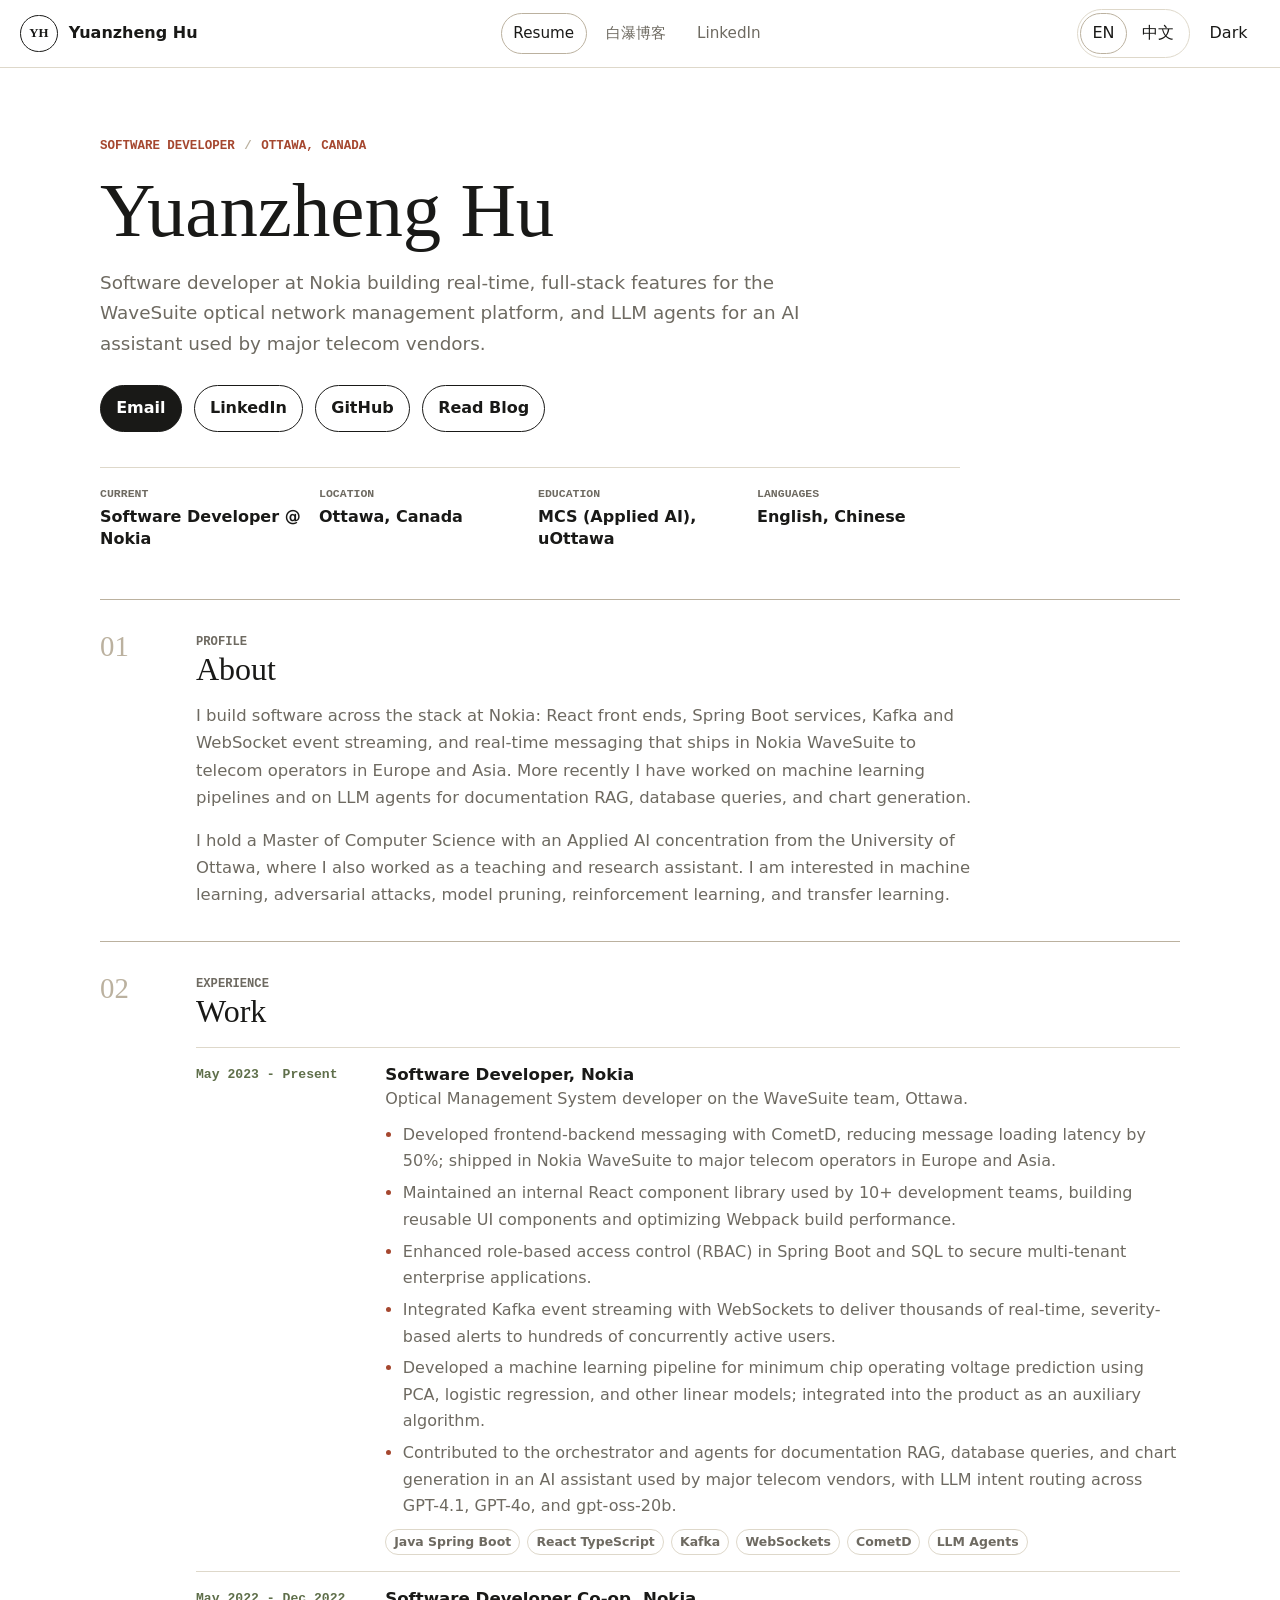
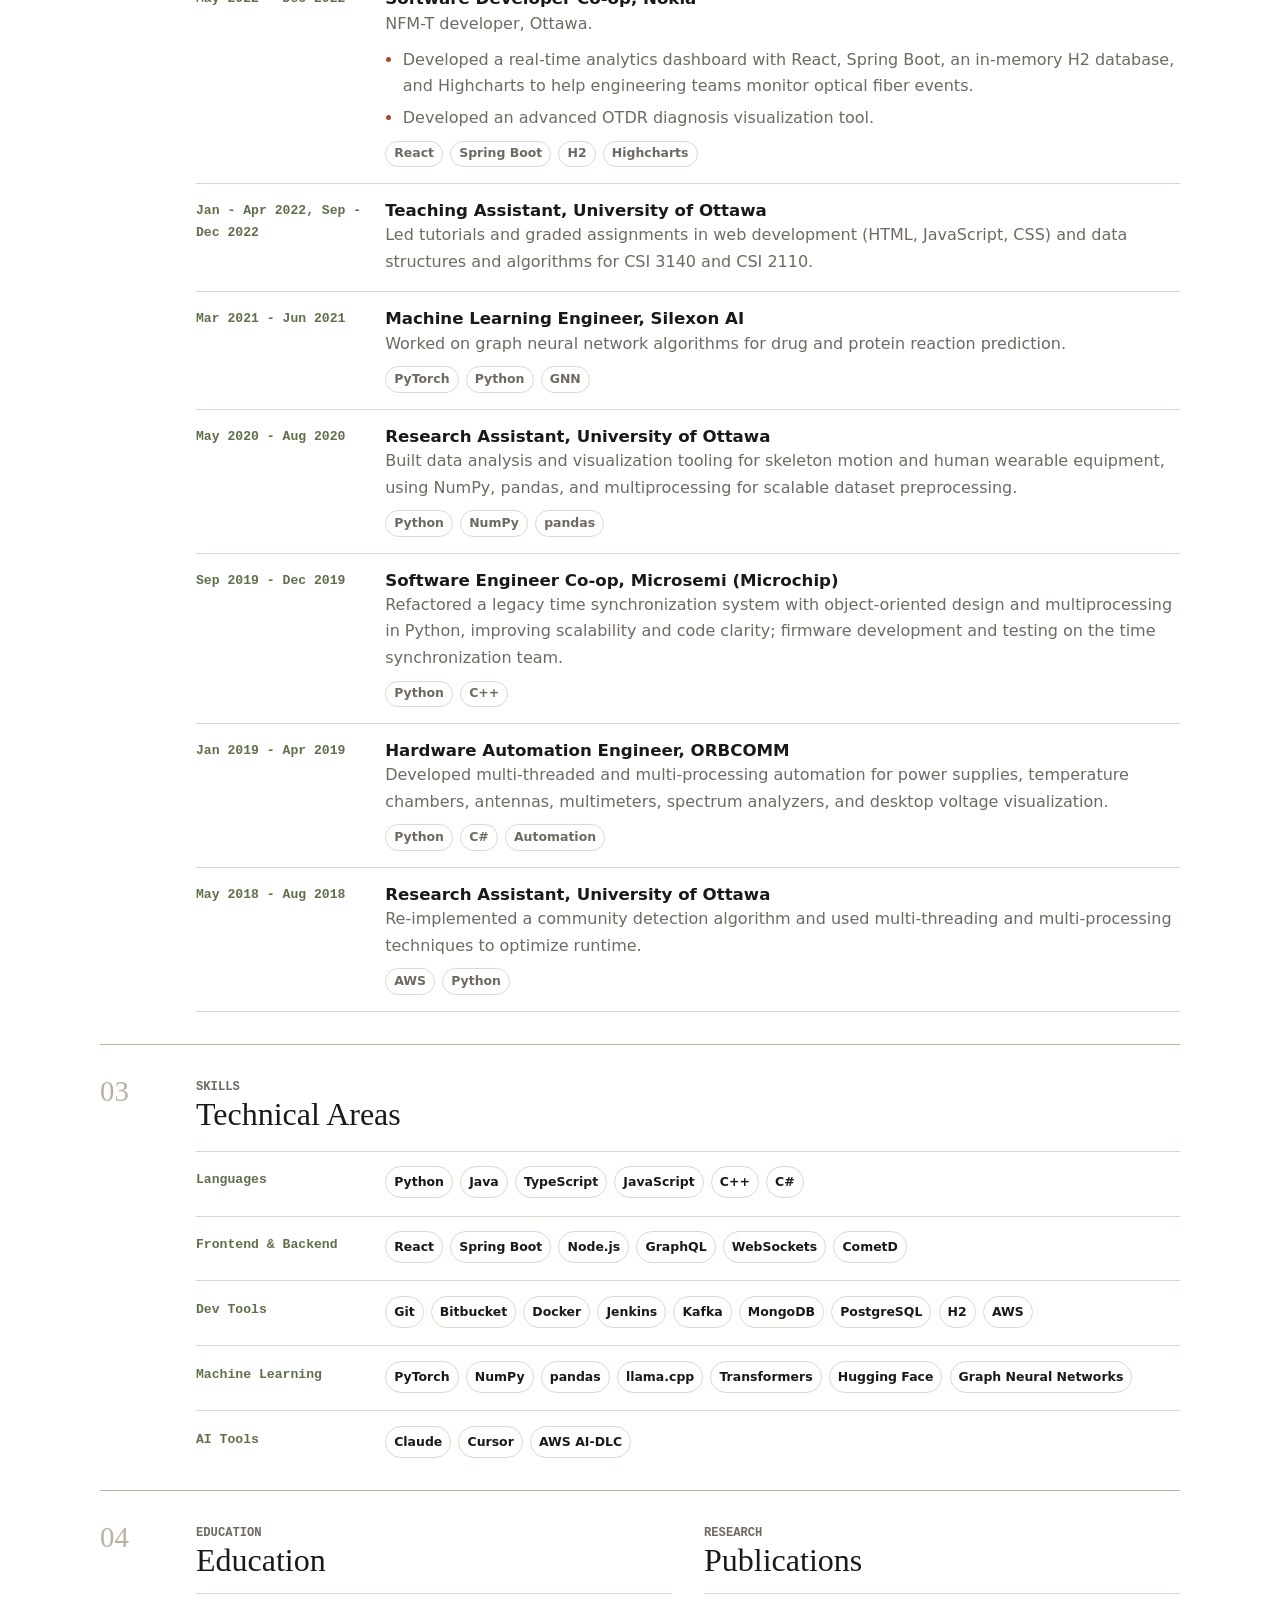
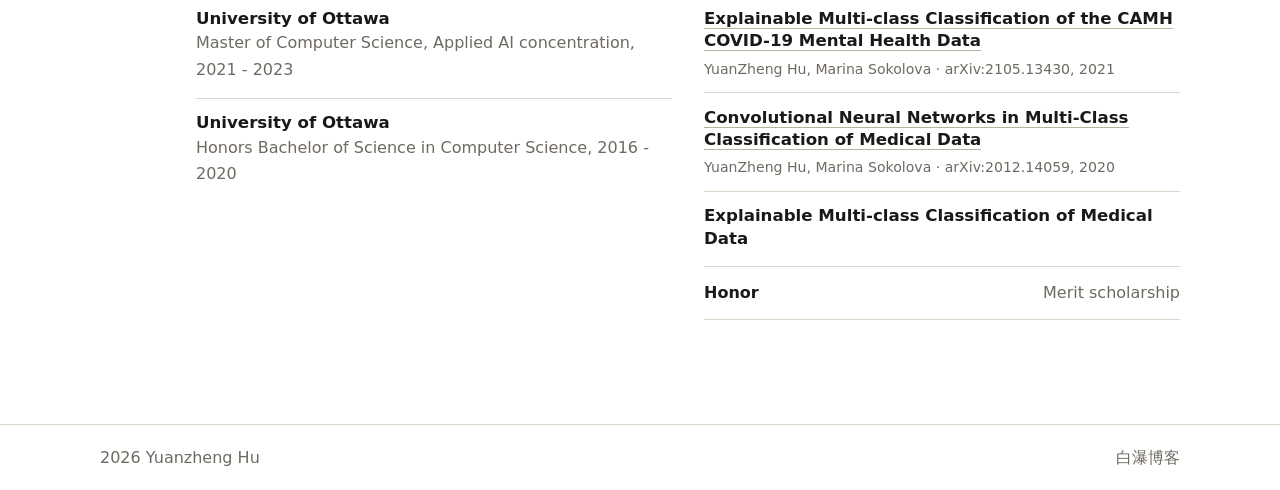
<file: index.html>
<!doctype html>
<html lang="en">
  <head>
    <meta charset="utf-8">
    <meta name="viewport" content="width=device-width, initial-scale=1">
    <title>Yuanzheng Hu | Software Developer</title>
    <meta name="description" content="Yuanzheng Hu - Software Developer at Nokia in Ottawa. Full-stack engineering with React, Spring Boot and Kafka, LLM agents, and machine learning. MCS (Applied AI), University of Ottawa.">
    <meta name="robots" content="index, follow">
    <link rel="canonical" href="https://whtitefall.github.io/yuanzhenghu/">
    <meta property="og:title" content="Yuanzheng Hu">
    <meta property="og:description" content="Software Developer at Nokia building real-time full-stack features for Nokia WaveSuite and LLM agents for an AI assistant.">
    <meta property="og:type" content="website">
    <meta property="og:url" content="https://whtitefall.github.io/yuanzhenghu/">
    <meta name="twitter:card" content="summary">
    <link rel="icon" href="assets/img/favicon.svg" type="image/svg+xml">
    <link rel="stylesheet" href="assets/css/styles.css">
    <script type="application/ld+json">
      {
        "@context": "https://schema.org",
        "@type": "Person",
        "name": "Yuanzheng Hu",
        "alternateName": "白瀑",
        "url": "https://whtitefall.github.io/yuanzhenghu/",
        "sameAs": [
          "https://www.linkedin.com/in/yuanzheng-hu/",
          "https://github.com/whtitefall"
        ],
        "jobTitle": "Software Developer",
        "worksFor": {
          "@type": "Organization",
          "name": "Nokia"
        },
        "alumniOf": {
          "@type": "CollegeOrUniversity",
          "name": "University of Ottawa"
        },
        "knowsAbout": [
          "Java Spring Boot",
          "React",
          "TypeScript",
          "Kafka",
          "Python",
          "Machine Learning",
          "LLM Agents",
          "Retrieval-Augmented Generation"
        ],
        "address": {
          "@type": "PostalAddress",
          "addressLocality": "Ottawa",
          "addressRegion": "ON",
          "addressCountry": "CA"
        }
      }
    </script>
  </head>
  <body data-page="resume">
    <a class="skip-link" href="#resume" data-i18n="skip.resume">Skip to resume</a>

    <header class="site-header">
      <a class="brand" href="index.html" aria-label="Yuanzheng Hu home">
        <span class="brand-mark">YH</span>
        <span class="brand-text">Yuanzheng Hu</span>
      </a>
      <nav class="site-nav" aria-label="Primary navigation">
        <a class="is-active" href="index.html" data-i18n="nav.resume">Resume</a>
        <a href="blog.html" data-i18n="nav.blog">白瀑博客</a>
        <a href="https://www.linkedin.com/in/yuanzheng-hu/" rel="noreferrer">LinkedIn</a>
      </nav>
      <div class="site-controls" aria-label="Site settings">
        <div class="language-switch" id="language-switch" aria-label="Language">
          <button type="button" data-lang-option="en" aria-pressed="true">EN</button>
          <button type="button" data-lang-option="zh" aria-pressed="false">中文</button>
        </div>
        <button class="theme-toggle" id="theme-toggle" type="button" aria-label="Toggle color theme">Dark</button>
      </div>
    </header>

    <main id="resume" class="resume-page">
      <section class="resume-hero" aria-labelledby="resume-title">
        <p class="hero-label"><span data-i18n="resume.role">Software Developer</span><span data-i18n="resume.location">Ottawa, Canada</span></p>
        <h1 id="resume-title">Yuanzheng Hu</h1>
        <p class="hero-headline" data-i18n="resume.headline"></p>
        <div class="resume-actions">
          <a class="button button-primary" href="mailto:yuanzheng.hu.brad@gmail.com" data-i18n="action.email">Email</a>
          <a class="button button-secondary" href="https://www.linkedin.com/in/yuanzheng-hu/" rel="noreferrer" data-i18n="action.linkedin">LinkedIn</a>
          <a class="button button-secondary" href="https://github.com/whtitefall" rel="noreferrer" data-i18n="action.github">GitHub</a>
          <a class="button button-secondary" href="blog.html" data-i18n="action.blog">Read Blog</a>
        </div>
        <dl class="hero-facts">
          <div><dt data-i18n="fact.current"></dt><dd data-i18n="fact.currentValue"></dd></div>
          <div><dt data-i18n="fact.location"></dt><dd data-i18n="fact.locationValue"></dd></div>
          <div><dt data-i18n="fact.education"></dt><dd data-i18n="fact.educationValue"></dd></div>
          <div><dt data-i18n="fact.languages"></dt><dd data-i18n="fact.languagesValue"></dd></div>
        </dl>
      </section>

      <section class="resume-section intro-section" aria-labelledby="profile-title">
        <div class="section-index">01</div>
        <div class="section-body">
          <p class="section-kicker" data-i18n="profile.kicker">Profile</p>
          <h2 id="profile-title" data-i18n="profile.title">About</h2>
          <p class="profile-text" data-i18n="profile.body"></p>
          <p class="profile-text" data-i18n="profile.body2"></p>
        </div>
      </section>

      <section class="resume-section" aria-labelledby="experience-title">
        <div class="section-index">02</div>
        <div class="section-body">
          <div class="section-head">
            <div>
              <p class="section-kicker" data-i18n="experience.kicker">Experience</p>
              <h2 id="experience-title" data-i18n="experience.title">Work</h2>
            </div>
          </div>
          <div class="timeline">
            <article class="timeline-item">
              <time data-i18n="job.nokiaCurrent.date"></time>
              <div>
                <h3 data-i18n="job.nokiaCurrent.title"></h3>
                <p data-i18n="job.nokiaCurrent.body"></p>
                <ul class="job-bullets">
                  <li data-i18n="job.nokiaCurrent.b1"></li>
                  <li data-i18n="job.nokiaCurrent.b2"></li>
                  <li data-i18n="job.nokiaCurrent.b3"></li>
                  <li data-i18n="job.nokiaCurrent.b4"></li>
                  <li data-i18n="job.nokiaCurrent.b5"></li>
                  <li data-i18n="job.nokiaCurrent.b6"></li>
                </ul>
                <div class="mini-tags"><span>Java Spring Boot</span><span>React TypeScript</span><span>Kafka</span><span>WebSockets</span><span>CometD</span><span>LLM Agents</span></div>
              </div>
            </article>
            <article class="timeline-item">
              <time data-i18n="job.nokiaPast.date"></time>
              <div>
                <h3 data-i18n="job.nokiaPast.title"></h3>
                <p data-i18n="job.nokiaPast.body"></p>
                <ul class="job-bullets">
                  <li data-i18n="job.nokiaPast.b1"></li>
                  <li data-i18n="job.nokiaPast.b2"></li>
                </ul>
                <div class="mini-tags"><span>React</span><span>Spring Boot</span><span>H2</span><span>Highcharts</span></div>
              </div>
            </article>
            <article class="timeline-item">
              <time data-i18n="job.ta.date"></time>
              <div>
                <h3 data-i18n="job.ta.title"></h3>
                <p data-i18n="job.ta.body"></p>
              </div>
            </article>
            <article class="timeline-item">
              <time data-i18n="job.silexon.date"></time>
              <div>
                <h3 data-i18n="job.silexon.title"></h3>
                <p data-i18n="job.silexon.body"></p>
                <div class="mini-tags"><span>PyTorch</span><span>Python</span><span>GNN</span></div>
              </div>
            </article>
            <article class="timeline-item">
              <time data-i18n="job.raMotion.date"></time>
              <div>
                <h3 data-i18n="job.raMotion.title"></h3>
                <p data-i18n="job.raMotion.body"></p>
                <div class="mini-tags"><span>Python</span><span>NumPy</span><span>pandas</span></div>
              </div>
            </article>
            <article class="timeline-item">
              <time data-i18n="job.microsemi.date"></time>
              <div>
                <h3 data-i18n="job.microsemi.title"></h3>
                <p data-i18n="job.microsemi.body"></p>
                <div class="mini-tags"><span>Python</span><span>C++</span></div>
              </div>
            </article>
            <article class="timeline-item">
              <time data-i18n="job.orbcomm.date"></time>
              <div>
                <h3 data-i18n="job.orbcomm.title"></h3>
                <p data-i18n="job.orbcomm.body"></p>
                <div class="mini-tags"><span>Python</span><span>C#</span><span>Automation</span></div>
              </div>
            </article>
            <article class="timeline-item">
              <time data-i18n="job.raCommunity.date"></time>
              <div>
                <h3 data-i18n="job.raCommunity.title"></h3>
                <p data-i18n="job.raCommunity.body"></p>
                <div class="mini-tags"><span>AWS</span><span>Python</span></div>
              </div>
            </article>
          </div>
        </div>
      </section>

      <section class="resume-section" aria-labelledby="skills-title">
        <div class="section-index">03</div>
        <div class="section-body">
          <p class="section-kicker" data-i18n="skills.kicker">Skills</p>
          <h2 id="skills-title" data-i18n="skills.title">Technical Areas</h2>
          <div class="skill-groups">
            <div class="skill-group">
              <h3 data-i18n="skills.languages"></h3>
              <div class="skill-list"><span>Python</span><span>Java</span><span>TypeScript</span><span>JavaScript</span><span>C++</span><span>C#</span></div>
            </div>
            <div class="skill-group">
              <h3 data-i18n="skills.stack"></h3>
              <div class="skill-list"><span>React</span><span>Spring Boot</span><span>Node.js</span><span>GraphQL</span><span>WebSockets</span><span>CometD</span></div>
            </div>
            <div class="skill-group">
              <h3 data-i18n="skills.tools"></h3>
              <div class="skill-list"><span>Git</span><span>Bitbucket</span><span>Docker</span><span>Jenkins</span><span>Kafka</span><span>MongoDB</span><span>PostgreSQL</span><span>H2</span><span>AWS</span></div>
            </div>
            <div class="skill-group">
              <h3 data-i18n="skills.ml"></h3>
              <div class="skill-list"><span>PyTorch</span><span>NumPy</span><span>pandas</span><span>llama.cpp</span><span>Transformers</span><span>Hugging Face</span><span>Graph Neural Networks</span></div>
            </div>
            <div class="skill-group">
              <h3 data-i18n="skills.ai"></h3>
              <div class="skill-list"><span>Claude</span><span>Cursor</span><span>AWS AI-DLC</span></div>
            </div>
          </div>
        </div>
      </section>

      <section class="resume-section education-research" aria-label="Education and publications">
        <div class="section-index">04</div>
        <div class="section-body split-section">
          <article>
            <p class="section-kicker" data-i18n="education.kicker">Education</p>
            <h2 data-i18n="education.title">Education</h2>
            <div class="detail-list">
              <article>
                <h3>University of Ottawa</h3>
                <p data-i18n="education.master"></p>
              </article>
              <article>
                <h3>University of Ottawa</h3>
                <p data-i18n="education.bachelor"></p>
              </article>
            </div>
          </article>

          <article>
            <p class="section-kicker" data-i18n="research.kicker">Research</p>
            <h2 data-i18n="research.title">Publications</h2>
            <div class="detail-list compact-list">
              <article>
                <h3><a class="pub-link" href="https://arxiv.org/abs/2105.13430" rel="noreferrer" data-i18n="research.pub3"></a></h3>
                <p class="pub-meta" data-i18n="research.pub3meta"></p>
              </article>
              <article>
                <h3><a class="pub-link" href="https://arxiv.org/abs/2012.14059" rel="noreferrer" data-i18n="research.pub1"></a></h3>
                <p class="pub-meta" data-i18n="research.pub1meta"></p>
              </article>
              <article>
                <h3 data-i18n="research.pub2"></h3>
              </article>
            </div>
            <div class="award-callout">
              <strong data-i18n="research.honor">Honor</strong>
              <span data-i18n="research.award">Merit scholarship</span>
            </div>
          </article>
        </div>
      </section>
    </main>

    <footer class="site-footer">
      <p><span id="footer-year"></span> Yuanzheng Hu</p>
      <a href="blog.html" data-i18n="nav.blog">白瀑博客</a>
    </footer>

    <script src="assets/js/posts.js" defer></script>
    <script src="assets/js/app.js" defer></script>
  </body>
</html>
</file>
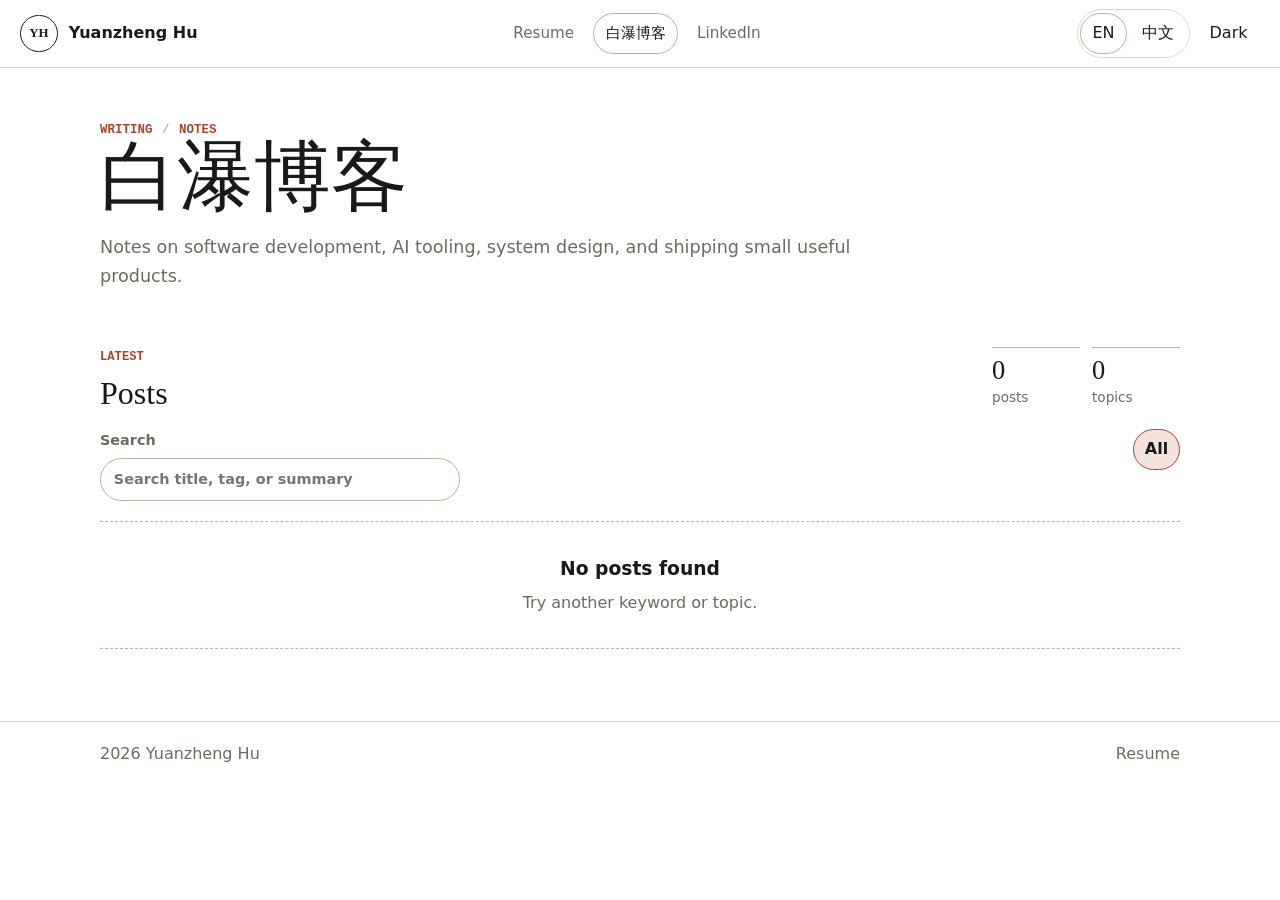
<file: blog.html>
<!doctype html>
<html lang="en">
  <head>
    <meta charset="utf-8">
    <meta name="viewport" content="width=device-width, initial-scale=1">
    <title>白瀑博客 - Yuanzheng Hu</title>
    <meta name="description" content="白瀑博客 is Yuanzheng Hu's technical blog.">
    <meta name="robots" content="index, follow">
    <link rel="canonical" href="https://whtitefall.github.io/yuanzhenghu/blog.html">
    <meta property="og:title" content="白瀑博客 - Yuanzheng Hu">
    <meta property="og:description" content="Software development, AI tooling, system design, and project notes.">
    <meta property="og:type" content="website">
    <meta property="og:url" content="https://whtitefall.github.io/yuanzhenghu/blog.html">
    <meta name="twitter:card" content="summary">
    <link rel="icon" href="assets/img/favicon.svg" type="image/svg+xml">
    <link rel="stylesheet" href="assets/css/styles.css">
  </head>
  <body data-page="blog">
    <a class="skip-link" href="#posts" data-i18n="skip.posts">Skip to posts</a>

    <header class="site-header">
      <a class="brand" href="index.html" aria-label="Yuanzheng Hu home">
        <span class="brand-mark">YH</span>
        <span class="brand-text">Yuanzheng Hu</span>
      </a>
      <nav class="site-nav" aria-label="Primary navigation">
        <a href="index.html" data-i18n="nav.resume">Resume</a>
        <a class="is-active" href="blog.html" data-i18n="nav.blog">白瀑博客</a>
        <a href="https://www.linkedin.com/in/yuanzheng-hu/" rel="noreferrer">LinkedIn</a>
      </nav>
      <div class="site-controls" aria-label="Site settings">
        <div class="language-switch" id="language-switch" aria-label="Language">
          <button type="button" data-lang-option="en" aria-pressed="true">EN</button>
          <button type="button" data-lang-option="zh" aria-pressed="false">中文</button>
        </div>
        <button class="theme-toggle" id="theme-toggle" type="button" aria-label="Toggle color theme">Dark</button>
      </div>
    </header>

    <main class="blog-page">
      <section class="page-intro" aria-labelledby="blog-title">
        <div class="hero-label">
          <span data-i18n="blog.kicker">Writing</span>
          <span data-i18n="blog.note">Notes</span>
        </div>
        <h1 id="blog-title" data-i18n="blog.title">白瀑博客</h1>
        <p data-i18n="blog.subtitle">Notes on software development, AI tooling, system design, and shipping small useful products.</p>
      </section>

      <section class="feed-section" id="posts" aria-labelledby="posts-title">
        <div class="section-head">
          <div>
            <p class="section-kicker" data-i18n="blog.latest">Latest</p>
            <h2 id="posts-title" data-i18n="blog.posts">Posts</h2>
          </div>
          <dl class="site-stats" aria-label="Blog stats">
            <div>
              <dt id="post-count">0</dt>
              <dd data-i18n="blog.statPosts">posts</dd>
            </div>
            <div>
              <dt id="tag-count">0</dt>
              <dd data-i18n="blog.statTopics">topics</dd>
            </div>
          </dl>
        </div>

        <div class="toolbar" aria-label="Filter posts">
          <label class="search-box" for="search-input">
            <span data-i18n="blog.search">Search</span>
            <input id="search-input" type="search" placeholder="Search title, tag, or summary" data-i18n-placeholder="blog.searchPlaceholder">
          </label>
          <div class="tag-filter" id="tag-filter" aria-label="Filter by tag"></div>
        </div>

        <div class="post-grid" id="post-list" aria-live="polite"></div>
      </section>
    </main>

    <footer class="site-footer">
      <p><span id="footer-year"></span> Yuanzheng Hu</p>
      <a href="index.html" data-i18n="nav.resume">Resume</a>
    </footer>

    <script src="assets/js/posts.js" defer></script>
    <script src="assets/js/app.js" defer></script>
  </body>
</html>
</file>
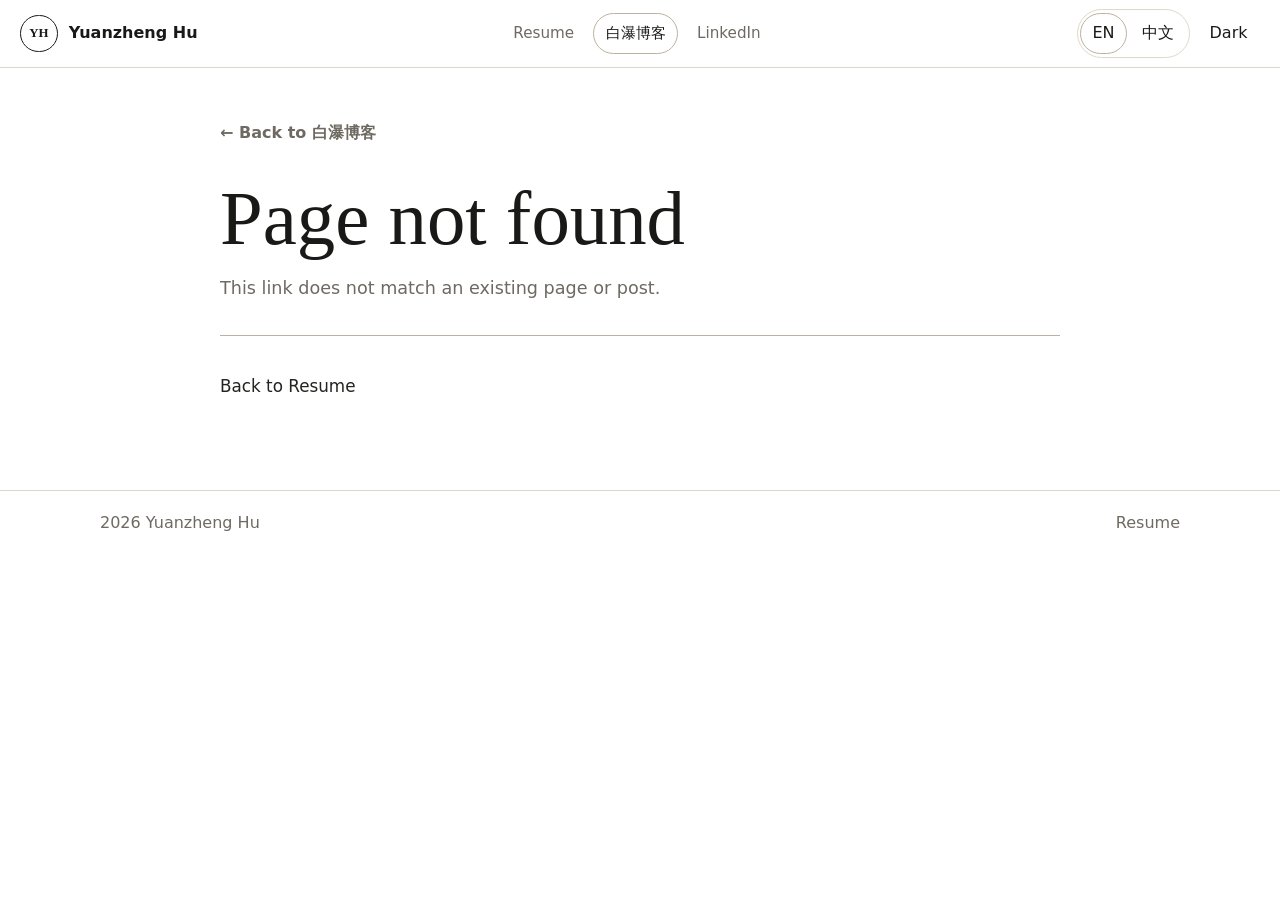
<file: post.html>
<!doctype html>
<html lang="en">
  <head>
    <meta charset="utf-8">
    <meta name="viewport" content="width=device-width, initial-scale=1">
    <title>Post - 白瀑博客</title>
    <meta name="description" content="A blog post from 白瀑博客 by Yuanzheng Hu.">
    <meta name="robots" content="noindex, follow">
    <link rel="canonical" href="https://whtitefall.github.io/yuanzhenghu/post.html">
    <meta property="og:type" content="article">
    <link rel="icon" href="assets/img/favicon.svg" type="image/svg+xml">
    <link rel="stylesheet" href="assets/css/styles.css">
  </head>
  <body data-page="post">
    <a class="skip-link" href="#post-content" data-i18n="skip.content">Skip to content</a>

    <header class="site-header">
      <a class="brand" href="index.html" aria-label="Yuanzheng Hu home">
        <span class="brand-mark">YH</span>
        <span class="brand-text">Yuanzheng Hu</span>
      </a>
      <nav class="site-nav" aria-label="Primary navigation">
        <a href="index.html" data-i18n="nav.resume">Resume</a>
        <a class="is-active" href="blog.html" data-i18n="nav.blog">白瀑博客</a>
        <a href="https://www.linkedin.com/in/yuanzheng-hu/" rel="noreferrer">LinkedIn</a>
      </nav>
      <div class="site-controls" aria-label="Site settings">
        <div class="language-switch" id="language-switch" aria-label="Language">
          <button type="button" data-lang-option="en" aria-pressed="true">EN</button>
          <button type="button" data-lang-option="zh" aria-pressed="false">中文</button>
        </div>
        <button class="theme-toggle" id="theme-toggle" type="button" aria-label="Toggle color theme">Dark</button>
      </div>
    </header>

    <main class="post-page">
      <header class="post-hero">
        <div class="post-hero-content">
          <a class="back-link" href="blog.html" data-i18n="post.back">&larr; Back to Blog</a>
          <div class="post-tags" id="post-tags"></div>
          <h1 id="post-title">Post</h1>
          <p class="post-dek" id="post-excerpt"></p>
          <div class="post-meta" id="post-meta"></div>
        </div>
      </header>

      <article class="article-body" id="post-content"></article>

      <section class="related-section" aria-labelledby="related-title">
        <h2 id="related-title" data-i18n="post.related">Continue Reading</h2>
        <div class="related-grid" id="related-posts"></div>
      </section>
    </main>

    <footer class="site-footer">
      <p><span id="footer-year"></span> Yuanzheng Hu</p>
      <a href="index.html" data-i18n="nav.resume">Resume</a>
    </footer>

    <script src="assets/js/posts.js" defer></script>
    <script src="assets/js/app.js" defer></script>
  </body>
</html>
</file>
<file: assets/css/styles.css>
:root {
  color-scheme: light;
  --bg: #ffffff;
  --paper: #ffffff;
  --ink: #191917;
  --muted: #6e6a61;
  --line: #ded8ca;
  --line-strong: #bbb19f;
  --accent: #a5472f;
  --accent-soft: #f4e3dc;
  --olive: #5f6f4a;
  --max-width: 1080px;
}

:root[data-theme="dark"] {
  color-scheme: dark;
  --bg: #141411;
  --paper: #1d1c18;
  --ink: #f3efe4;
  --muted: #b9b2a3;
  --line: #3c382f;
  --line-strong: #5c5548;
  --accent: #db8b6e;
  --accent-soft: #33241d;
  --olive: #b8c58e;
}

* {
  box-sizing: border-box;
}

html {
  scroll-behavior: smooth;
}

body {
  margin: 0;
  background: var(--bg);
  color: var(--ink);
  font-family: Inter, ui-sans-serif, system-ui, -apple-system, BlinkMacSystemFont, "Segoe UI", "Microsoft YaHei", sans-serif;
  font-size: 16px;
  line-height: 1.65;
  letter-spacing: 0;
}

a {
  color: inherit;
  text-decoration: none;
}

code {
  border-bottom: 1px solid var(--line-strong);
  font-family: "SFMono-Regular", Consolas, "Liberation Mono", monospace;
  font-size: 0.92em;
}

.skip-link {
  position: fixed;
  top: 0.75rem;
  left: 0.75rem;
  z-index: 20;
  transform: translateY(-160%);
  border: 1px solid var(--ink);
  border-radius: 999px;
  background: var(--paper);
  color: var(--ink);
  padding: 0.45rem 0.75rem;
}

.skip-link:focus {
  transform: translateY(0);
}

.site-header {
  position: sticky;
  top: 0;
  z-index: 10;
  display: grid;
  grid-template-columns: auto 1fr auto;
  align-items: center;
  gap: 1rem;
  min-height: 68px;
  border-bottom: 1px solid var(--line);
  background: color-mix(in srgb, var(--bg) 92%, transparent);
  padding: 0 1.25rem;
  backdrop-filter: blur(16px);
}

.brand {
  display: inline-flex;
  align-items: center;
  gap: 0.7rem;
  font-weight: 820;
}

.brand-mark {
  display: grid;
  width: 2.35rem;
  height: 2.35rem;
  place-items: center;
  border: 1px solid var(--ink);
  border-radius: 50%;
  background: var(--paper);
  color: var(--ink);
  font-family: Georgia, "Times New Roman", serif;
  font-size: 0.8rem;
}

.brand-text {
  white-space: nowrap;
}

.site-nav {
  display: flex;
  align-items: center;
  justify-content: center;
  gap: 0.4rem;
  color: var(--muted);
  font-size: 0.95rem;
}

.site-nav a,
.theme-toggle,
.language-switch button,
.button,
.filter-button {
  min-height: 2.35rem;
  border-radius: 999px;
}

.site-nav a,
.theme-toggle,
.language-switch button {
  display: inline-flex;
  align-items: center;
  border: 1px solid transparent;
  background: transparent;
  color: inherit;
  font: inherit;
  padding: 0.42rem 0.72rem;
}

.site-nav a:hover,
.theme-toggle:hover,
.language-switch button:hover,
.site-nav .is-active,
.language-switch button[aria-pressed="true"] {
  border-color: var(--line-strong);
  background: var(--paper);
  color: var(--ink);
}

.site-controls {
  display: flex;
  align-items: center;
  justify-content: flex-end;
  gap: 0.45rem;
}

.language-switch {
  display: inline-flex;
  gap: 0.15rem;
  border: 1px solid var(--line);
  border-radius: 999px;
  padding: 0.15rem;
}

.theme-toggle,
.language-switch button {
  cursor: pointer;
}

.resume-page,
.blog-page,
.post-page {
  width: min(100% - 2rem, var(--max-width));
  margin: 0 auto;
}

.resume-page {
  padding: 4.25rem 0 4.5rem;
}

.blog-page,
.post-page {
  padding: 3.25rem 0 4.5rem;
}

.resume-hero,
.page-intro {
  max-width: 860px;
  padding-bottom: 3rem;
}

.hero-label {
  display: flex;
  flex-wrap: wrap;
  gap: 0.6rem;
  color: var(--accent);
  font-family: "SFMono-Regular", Consolas, "Liberation Mono", monospace;
  font-size: 0.78rem;
  font-weight: 760;
  text-transform: uppercase;
}

.hero-label span + span::before {
  content: "/";
  margin-right: 0.6rem;
  color: var(--line-strong);
}

.resume-hero h1,
.page-intro h1,
.post-hero h1,
.not-found h1 {
  max-width: 920px;
  margin: 0;
  font-family: Georgia, "Times New Roman", "Microsoft YaHei", serif;
  font-size: 4.8rem;
  font-weight: 500;
  line-height: 0.96;
}

.page-intro p,
.post-dek {
  max-width: 760px;
  margin: 1.15rem 0 0;
  color: var(--muted);
  font-size: 1.1rem;
}

.resume-actions {
  display: flex;
  flex-wrap: wrap;
  gap: 0.75rem;
  margin-top: 1.6rem;
}

.button {
  display: inline-flex;
  align-items: center;
  justify-content: center;
  border: 1px solid var(--ink);
  padding: 0.58rem 0.95rem;
  font-weight: 760;
}

.button-primary {
  background: var(--ink);
  color: var(--bg);
}

.button-primary:hover {
  background: var(--accent);
  border-color: var(--accent);
  color: #ffffff;
}

.button-secondary {
  background: transparent;
  color: var(--ink);
}

.button-secondary:hover {
  background: var(--paper);
}

.section-kicker {
  margin: 0 0 0.55rem;
  color: var(--accent);
  font-family: "SFMono-Regular", Consolas, "Liberation Mono", monospace;
  font-size: 0.76rem;
  font-weight: 760;
  text-transform: uppercase;
}

.resume-section {
  display: grid;
  grid-template-columns: 76px minmax(0, 1fr);
  gap: 1.25rem;
  border-top: 1px solid var(--line-strong);
  padding: 2rem 0;
}

.section-index {
  color: var(--line-strong);
  font-family: Georgia, "Times New Roman", serif;
  font-size: 1.8rem;
  line-height: 1;
}

.resume-section h2,
.section-head h2,
.related-section h2 {
  margin: 0;
  font-family: Georgia, "Times New Roman", "Microsoft YaHei", serif;
  font-size: 2rem;
  font-weight: 500;
  line-height: 1.08;
}

.resume-section h3 {
  margin: 0;
  font-size: 1.04rem;
  line-height: 1.35;
}

.resume-section p,
.timeline-item p {
  margin: 0;
  color: var(--muted);
}

.intro-section .section-body > p:last-child {
  max-width: 780px;
  font-size: 1.03rem;
}

.section-head {
  display: flex;
  align-items: flex-start;
  justify-content: space-between;
  gap: 1.5rem;
  margin-bottom: 1.15rem;
}

.timeline {
  border-top: 1px solid var(--line);
}

.timeline-item {
  display: grid;
  grid-template-columns: 170px 1fr;
  gap: 1.2rem;
  border-bottom: 1px solid var(--line);
  padding: 1rem 0;
}

.timeline-item time {
  color: var(--olive);
  font-family: "SFMono-Regular", Consolas, "Liberation Mono", monospace;
  font-size: 0.82rem;
  font-weight: 760;
}

.mini-tags,
.skill-list,
.tag-filter,
.card-tags,
.post-tags {
  display: flex;
  flex-wrap: wrap;
  gap: 0.45rem;
}

.mini-tags {
  margin-top: 0.58rem;
}

.mini-tags span,
.skill-list span,
.tag {
  display: inline-flex;
  align-items: center;
  min-height: 1.6rem;
  border: 1px solid var(--line);
  border-radius: 999px;
  background: transparent;
  color: var(--muted);
  padding: 0.12rem 0.5rem;
  font-size: 0.78rem;
  font-weight: 720;
}

.skill-list {
  margin-top: 1rem;
}

.skill-list span {
  min-height: 2rem;
  color: var(--ink);
}

.split-section {
  display: grid;
  grid-template-columns: minmax(0, 1fr) minmax(0, 1fr);
  gap: 2rem;
}

.detail-list {
  display: grid;
  gap: 0.9rem;
  margin-top: 1rem;
}

.detail-list article {
  border-top: 1px solid var(--line);
  padding-top: 0.85rem;
}

.compact-list {
  gap: 0.7rem;
}

.award-callout {
  display: flex;
  align-items: center;
  justify-content: space-between;
  gap: 1rem;
  margin-top: 1rem;
  border-top: 1px solid var(--line);
  border-bottom: 1px solid var(--line);
  padding: 0.8rem 0;
}

.award-callout span {
  color: var(--muted);
}

.feed-section,
.related-section {
  margin: 0 auto;
}

.feed-section {
  padding-top: 0.5rem;
}

.site-stats {
  display: flex;
  gap: 0.75rem;
  margin: 0;
}

.site-stats div {
  min-width: 5.5rem;
  border-top: 1px solid var(--line-strong);
  padding: 0.55rem 0 0;
  text-align: left;
}

.site-stats dt {
  font-family: Georgia, "Times New Roman", serif;
  font-size: 1.65rem;
  line-height: 1;
}

.site-stats dd {
  margin: 0.2rem 0 0;
  color: var(--muted);
  font-size: 0.85rem;
}

.toolbar {
  display: grid;
  grid-template-columns: minmax(240px, 360px) 1fr;
  gap: 1rem;
  align-items: start;
  margin-bottom: 1.25rem;
}

.search-box {
  display: grid;
  gap: 0.35rem;
  color: var(--muted);
  font-size: 0.9rem;
  font-weight: 740;
}

.search-box input {
  width: 100%;
  min-height: 2.7rem;
  border: 1px solid var(--line-strong);
  border-radius: 999px;
  background: var(--paper);
  color: var(--ink);
  font: inherit;
  padding: 0.5rem 0.8rem;
}

.search-box input:focus,
.filter-button:focus-visible,
.button:focus-visible,
.theme-toggle:focus-visible,
.language-switch button:focus-visible,
.site-nav a:focus-visible {
  outline: 3px solid color-mix(in srgb, var(--accent) 28%, transparent);
  outline-offset: 2px;
}

.tag-filter {
  justify-content: flex-end;
}

.filter-button {
  cursor: pointer;
  border: 1px solid var(--line-strong);
  background: transparent;
  color: var(--muted);
  font: inherit;
  font-weight: 720;
  padding: 0.42rem 0.68rem;
}

.filter-button[aria-pressed="true"] {
  border-color: var(--accent);
  background: var(--accent-soft);
  color: var(--ink);
}

.post-grid,
.related-grid {
  display: grid;
  grid-template-columns: repeat(3, minmax(0, 1fr));
  gap: 1rem;
}

.post-card {
  display: flex;
  min-height: 245px;
  flex-direction: column;
  border-top: 1px solid var(--ink);
  background: color-mix(in srgb, var(--paper) 72%, transparent);
  padding: 1rem 0 0;
}

.post-card-featured {
  border-top: 3px solid var(--accent);
}

.card-meta,
.post-meta {
  display: flex;
  flex-wrap: wrap;
  gap: 0.55rem;
  color: var(--muted);
  font-family: "SFMono-Regular", Consolas, "Liberation Mono", monospace;
  font-size: 0.78rem;
}

.card-meta span::before {
  content: "/";
  margin-right: 0.55rem;
  color: var(--line-strong);
}

.post-card h3 {
  margin: 0.75rem 0 0.65rem;
  font-family: Georgia, "Times New Roman", "Microsoft YaHei", serif;
  font-size: 1.38rem;
  font-weight: 500;
  line-height: 1.18;
}

.post-card h3 a:hover {
  color: var(--accent);
}

.post-card p {
  margin: 0;
  color: var(--muted);
}

.card-tags {
  margin-top: auto;
  padding-top: 1rem;
}

.empty-state {
  grid-column: 1 / -1;
  border-top: 1px dashed var(--line-strong);
  border-bottom: 1px dashed var(--line-strong);
  padding: 2rem 0;
  text-align: center;
}

.empty-state h3 {
  margin: 0 0 0.3rem;
}

.empty-state p {
  margin: 0;
  color: var(--muted);
}

.post-page {
  max-width: 840px;
}

.post-hero {
  border-bottom: 1px solid var(--line-strong);
  padding-bottom: 2rem;
}

.post-hero-content {
  display: block;
}

.back-link {
  display: inline-flex;
  width: fit-content;
  margin-bottom: 1.3rem;
  color: var(--muted);
  font-weight: 740;
}

.back-link:hover {
  color: var(--accent);
}

.post-tags {
  margin-bottom: 0.9rem;
}

.article-body {
  margin: 2.3rem 0 0;
  color: color-mix(in srgb, var(--ink) 86%, var(--muted));
  font-size: 1.05rem;
}

.article-body h2 {
  margin: 2rem 0 0.6rem;
  color: var(--ink);
  font-family: Georgia, "Times New Roman", "Microsoft YaHei", serif;
  font-size: 1.7rem;
  font-weight: 500;
  line-height: 1.22;
}

.article-body p,
.article-body ul,
.article-body ol {
  margin: 0 0 1.1rem;
}

.article-body li + li {
  margin-top: 0.35rem;
}

.article-body blockquote {
  margin: 1.6rem 0;
  border-left: 3px solid var(--accent);
  background: transparent;
  padding: 0.2rem 0 0.2rem 1rem;
  color: var(--ink);
}

.related-section {
  padding-top: 3rem;
}

.related-section h2 {
  margin-bottom: 1rem;
}

.site-footer {
  display: flex;
  align-items: center;
  justify-content: space-between;
  gap: 1rem;
  border-top: 1px solid var(--line);
  padding: 1.2rem max(1rem, calc((100vw - var(--max-width)) / 2));
  color: var(--muted);
}

.site-footer p {
  margin: 0;
}

.site-footer a:hover {
  color: var(--accent);
}

.not-found {
  display: grid;
  min-height: 100vh;
  place-content: center;
  justify-items: start;
  padding: 2rem;
}

.not-found p {
  color: var(--muted);
}

@media (max-width: 920px) {
  .site-header {
    grid-template-columns: 1fr;
    align-items: start;
    padding: 0.85rem 1rem;
  }

  .site-nav,
  .site-controls {
    justify-content: flex-start;
  }

  .resume-hero h1,
  .page-intro h1,
  .post-hero h1,
  .not-found h1 {
    font-size: 3.4rem;
  }

  .split-section,
  .toolbar {
    grid-template-columns: 1fr;
  }

  .tag-filter {
    justify-content: flex-start;
  }

  .post-grid,
  .related-grid {
    grid-template-columns: repeat(2, minmax(0, 1fr));
  }
}

@media (max-width: 640px) {
  .site-nav,
  .site-controls {
    width: 100%;
    overflow-x: auto;
  }

  .resume-page,
  .blog-page,
  .post-page {
    width: min(100% - 2rem, var(--max-width));
    padding-top: 2.4rem;
  }

  .resume-hero,
  .page-intro {
    padding-bottom: 2rem;
  }

  .resume-hero h1,
  .page-intro h1,
  .post-hero h1,
  .not-found h1 {
    font-size: 2.55rem;
  }

  .page-intro p,
  .post-dek {
    font-size: 1rem;
  }

  .resume-section {
    grid-template-columns: 1fr;
    gap: 0.8rem;
  }

  .section-index {
    font-size: 1.2rem;
  }

  .section-head {
    align-items: flex-start;
    flex-direction: column;
  }

  .timeline-item {
    grid-template-columns: 1fr;
    gap: 0.35rem;
  }

  .post-grid,
  .related-grid {
    grid-template-columns: 1fr;
  }

  .post-card {
    min-height: 220px;
  }

  .site-stats {
    width: 100%;
  }

  .site-stats div {
    flex: 1;
  }

  .site-footer {
    align-items: flex-start;
    flex-direction: column;
  }
}

/* Hero details */
.resume-hero .hero-label {
  margin: 0 0 1.1rem;
}

.hero-headline {
  max-width: 760px;
  margin: 1.25rem 0 0;
  color: var(--muted);
  font-size: 1.15rem;
}

.hero-facts {
  display: grid;
  grid-template-columns: repeat(4, minmax(0, 1fr));
  gap: 1rem;
  margin: 2.2rem 0 0;
  border-top: 1px solid var(--line);
  padding-top: 1rem;
}

.hero-facts dt {
  color: var(--muted);
  font-family: "SFMono-Regular", Consolas, "Liberation Mono", monospace;
  font-size: 0.72rem;
  font-weight: 760;
  text-transform: uppercase;
}

.hero-facts dd {
  margin: 0.2rem 0 0;
  font-weight: 650;
  line-height: 1.4;
}

.profile-text {
  max-width: 780px;
  margin-top: 1rem !important;
  font-size: 1.03rem;
}

.job-bullets {
  margin: 0.6rem 0 0;
  padding-left: 1.1rem;
  color: var(--muted);
}

.job-bullets li + li {
  margin-top: 0.35rem;
}

.job-bullets li::marker {
  color: var(--accent);
}

.skill-groups {
  display: grid;
  gap: 1.1rem;
  margin-top: 1.2rem;
}

.skill-group {
  display: grid;
  grid-template-columns: 170px 1fr;
  gap: 1.2rem;
  align-items: start;
  border-top: 1px solid var(--line);
  padding-top: 0.9rem;
}

.skill-group h3 {
  color: var(--olive);
  font-family: "SFMono-Regular", Consolas, "Liberation Mono", monospace;
  font-size: 0.82rem !important;
  padding-top: 0.3rem;
}

.skill-group .skill-list {
  margin-top: 0;
}

.pub-link {
  border-bottom: 1px solid var(--line-strong);
}

.pub-link:hover {
  color: var(--accent);
  border-color: var(--accent);
}

.pub-meta {
  margin-top: 0.3rem !important;
  font-size: 0.88rem;
}

@media (max-width: 920px) {
  .hero-facts {
    grid-template-columns: repeat(2, minmax(0, 1fr));
  }
}

@media (max-width: 640px) {
  .hero-facts {
    grid-template-columns: 1fr 1fr;
  }

  .skill-group {
    grid-template-columns: 1fr;
    gap: 0.5rem;
  }
}
</file>
